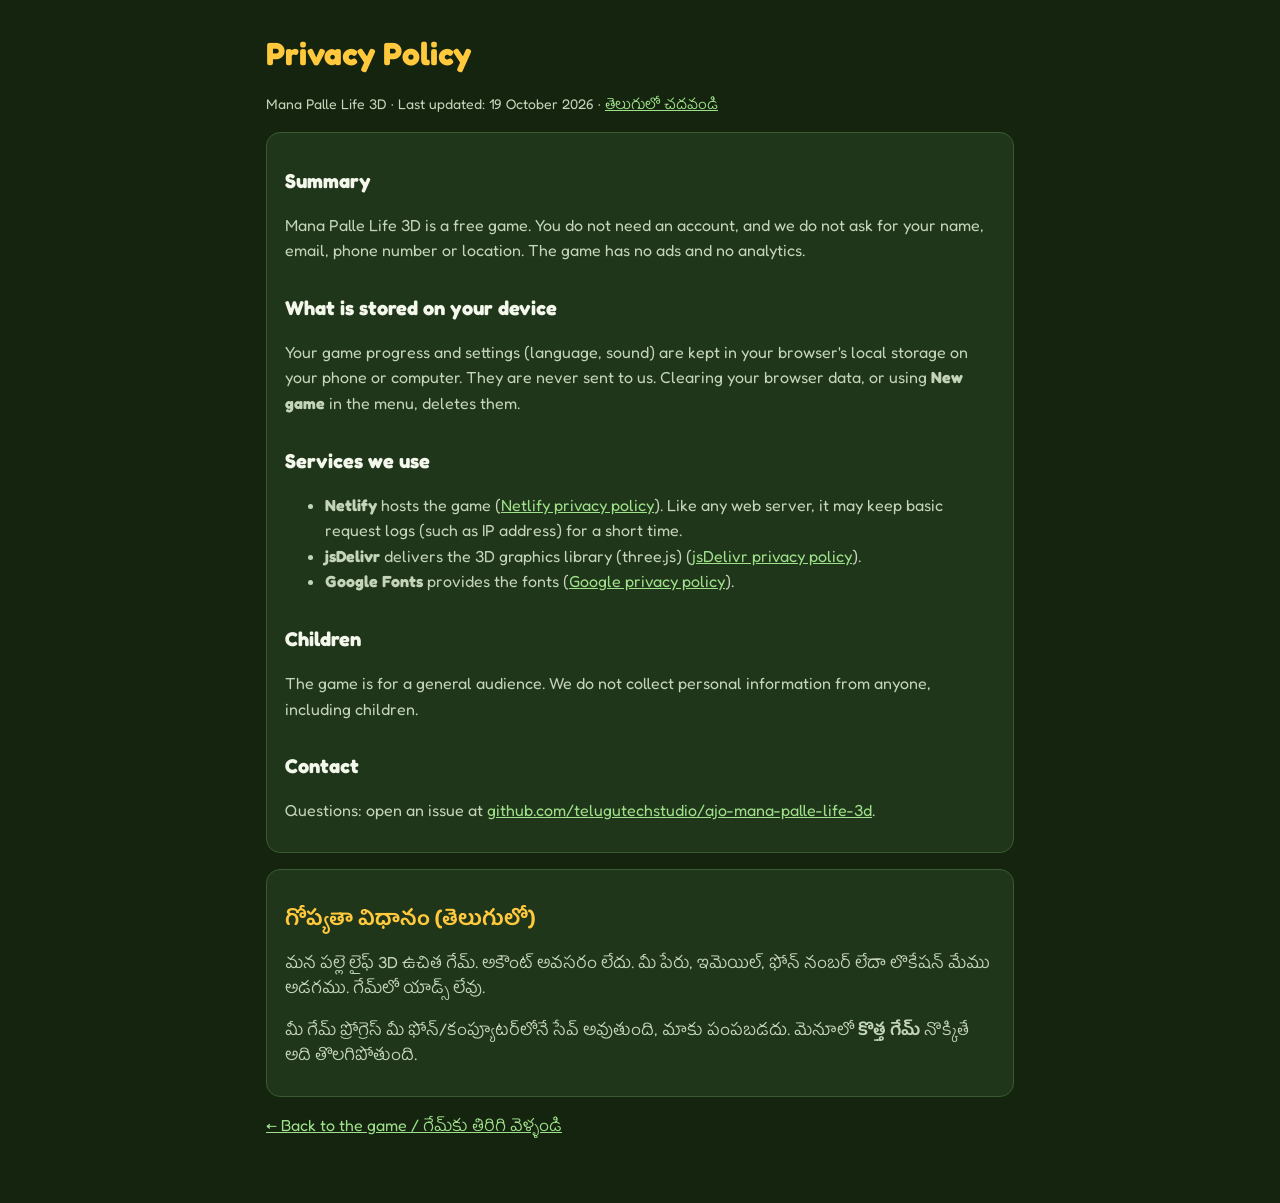
<file: privacy.html>
<!doctype html>
<html lang="en">
<head>
  <meta charset="utf-8">
  <meta name="viewport" content="width=device-width, initial-scale=1">
  <title>Privacy Policy – Mana Palle Life 3D</title>
  <meta name="description" content="Privacy policy for the Mana Palle Life 3D game: what data the game stores and why.">
  <link rel="icon" type="image/png" href="icons/icon-192.png">
  <link rel="preconnect" href="https://fonts.googleapis.com">
  <link rel="preconnect" href="https://fonts.gstatic.com" crossorigin>
  <link href="https://fonts.googleapis.com/css2?family=Baloo+Tammudu+2:wght@400;600&family=Fredoka:wght@400;600&display=swap" rel="stylesheet">
  <style>
    :root { --bg: #14240f; --card: #20361a; --border: #3a5a30; --text: #f4f8ec; --muted: #c4d4b8; --gold: #ffc83d; --link: #9fe08a; }
    * { box-sizing: border-box; }
    body { margin: 0; background: var(--bg); color: var(--text); font-family: 'Fredoka', 'Baloo Tammudu 2', system-ui, sans-serif; line-height: 1.6; }
    main { max-width: 780px; margin: 0 auto; padding: 28px 16px 48px; }
    h1 { color: var(--gold); margin: 0 0 4px; }
    h2 { margin: 28px 0 6px; font-size: 20px; }
    p, li { color: var(--muted); }
    section { background: var(--card); border: 1px solid var(--border); border-radius: 14px; padding: 4px 18px 12px; margin-top: 16px; }
    a { color: var(--link); }
    .te h2 { color: var(--gold); }
    .updated { font-size: 14px; }
  </style>
</head>
<body>
<main>
  <h1>Privacy Policy</h1>
  <p class="updated">Mana Palle Life 3D · Last updated: 19 October 2026 · <a href="#telugu">తెలుగులో చదవండి</a></p>

  <section>
    <h2>Summary</h2>
    <p>Mana Palle Life 3D is a free game. You do not need an account, and we do not ask for your name, email, phone number or location. The game has no ads and no analytics.</p>

    <h2>What is stored on your device</h2>
    <p>Your game progress and settings (language, sound) are kept in your browser's local storage on your phone or computer. They are never sent to us. Clearing your browser data, or using <b>New game</b> in the menu, deletes them.</p>

    <h2>Services we use</h2>
    <ul>
      <li><b>Netlify</b> hosts the game (<a href="https://www.netlify.com/privacy/" rel="noopener">Netlify privacy policy</a>). Like any web server, it may keep basic request logs (such as IP address) for a short time.</li>
      <li><b>jsDelivr</b> delivers the 3D graphics library (three.js) (<a href="https://www.jsdelivr.com/terms/privacy-policy-jsdelivr-net" rel="noopener">jsDelivr privacy policy</a>).</li>
      <li><b>Google Fonts</b> provides the fonts (<a href="https://policies.google.com/privacy" rel="noopener">Google privacy policy</a>).</li>
    </ul>

    <h2>Children</h2>
    <p>The game is for a general audience. We do not collect personal information from anyone, including children.</p>

    <h2>Contact</h2>
    <p>Questions: open an issue at <a href="https://github.com/telugutechstudio/ajo-mana-palle-life-3d/issues" rel="noopener">github.com/telugutechstudio/ajo-mana-palle-life-3d</a>.</p>
  </section>

  <section class="te" id="telugu" lang="te">
    <h2>గోప్యతా విధానం (తెలుగులో)</h2>
    <p>మన పల్లె లైఫ్ 3D ఉచిత గేమ్. అకౌంట్ అవసరం లేదు. మీ పేరు, ఇమెయిల్, ఫోన్ నంబర్ లేదా లొకేషన్ మేము అడగము. గేమ్‌లో యాడ్స్ లేవు.</p>
    <p>మీ గేమ్ ప్రోగ్రెస్ మీ ఫోన్/కంప్యూటర్‌లోనే సేవ్ అవుతుంది, మాకు పంపబడదు. మెనూలో <b>కొత్త గేమ్</b> నొక్కితే అది తొలగిపోతుంది.</p>
  </section>
  <p><a href="/">← Back to the game / గేమ్‌కు తిరిగి వెళ్ళండి</a></p>
</main>
</body>
</html>
</file>
